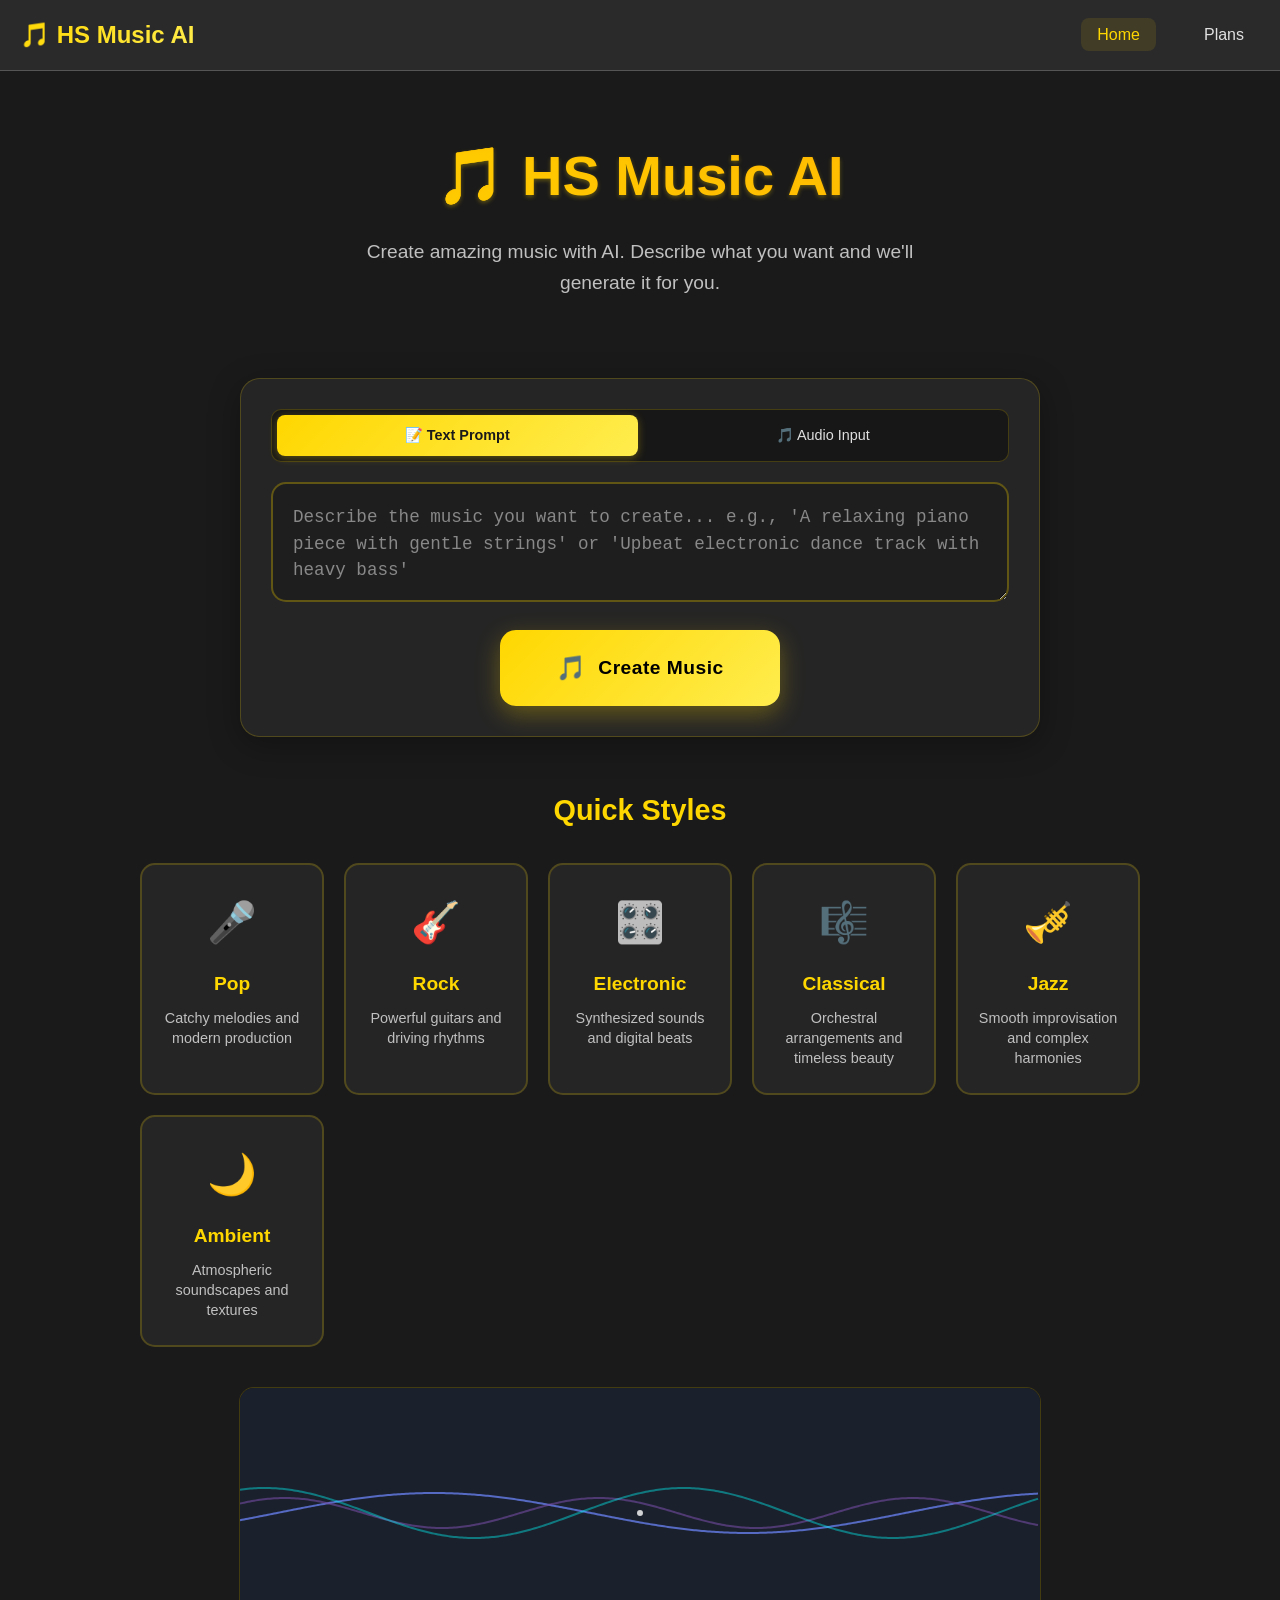
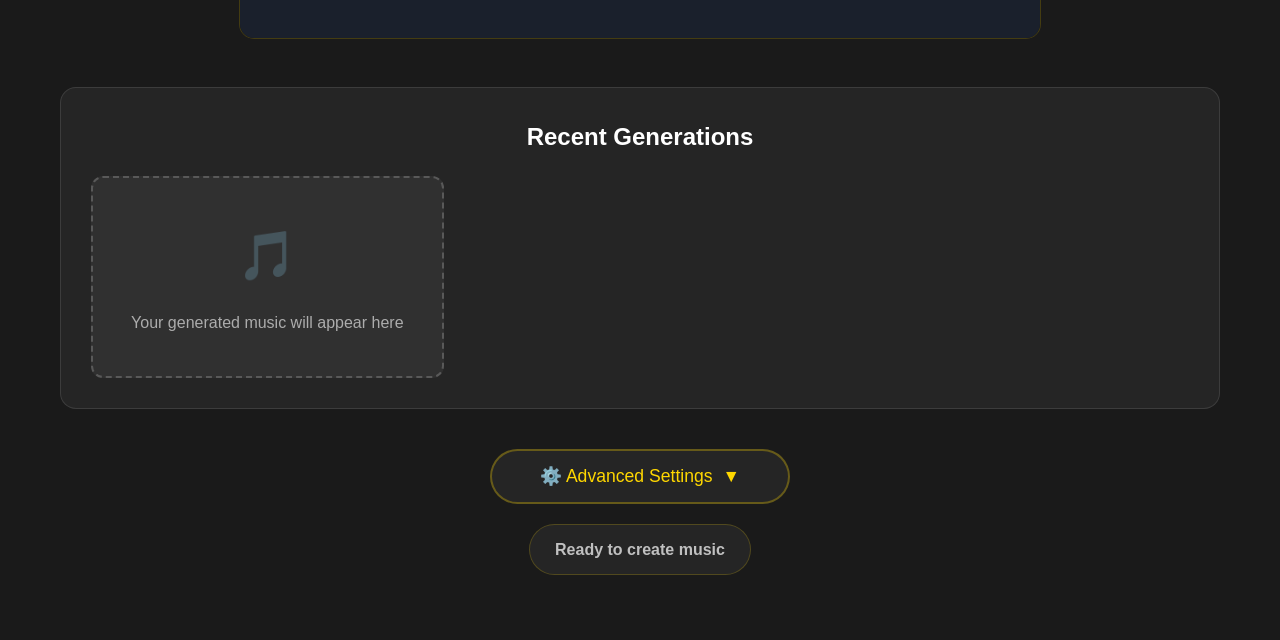
<file: index.html>
<!DOCTYPE html>
<html lang="en">
<head>
    <meta charset="UTF-8">
    <meta name="viewport" content="width=device-width, initial-scale=1.0">
    <title>HS Music AI</title>
    <link rel="stylesheet" href="styles.css">
</head>
<body>
    <nav class="navbar">
        <div class="nav-container">
            <div class="nav-logo">
                <h2>🎵 HS Music AI</h2>
            </div>
            <ul class="nav-menu">
                <li class="nav-item">
                    <a href="index.html" class="nav-link active">Home</a>
                </li>
                <li class="nav-item">
                    <a href="plans.html" class="nav-link">Plans</a>
                </li>
            </ul>
        </div>
    </nav>

    <div class="suno-container">
        <!-- Hero Section -->
        <div class="hero-section">
            <h1 class="hero-title">🎵 HS Music AI</h1>
            <p class="hero-subtitle">Create amazing music with AI. Describe what you want and we'll generate it for you.</p>
        </div>

        <!-- Main Prompt Section -->
        <div class="main-prompt-section">
            <div class="prompt-container">
                <div class="input-method-tabs">
                    <button type="button" class="tab-button active" data-tab="text">📝 Text Prompt</button>
                    <button type="button" class="tab-button" data-tab="audio">🎵 Audio Input</button>
                </div>
                
                <div class="tab-content" id="text-tab">
                    <div class="prompt-input-wrapper">
                        <textarea id="aiPromptInput" class="main-prompt-input" placeholder="Describe the music you want to create... e.g., 'A relaxing piano piece with gentle strings' or 'Upbeat electronic dance track with heavy bass'"></textarea>
                        <button id="createMusicBtn" class="create-music-btn">
                            <span class="btn-icon">🎵</span>
                            <span class="btn-text">Create Music</span>
                        </button>
                    </div>
                </div>
                
                <div class="tab-content hidden" id="audio-tab">
                    <div class="audio-upload-section">
                        <div class="file-input-wrapper">
                            <input type="file" id="audioInput" accept="audio/*,.mp3,.wav,.m4a,.ogg">
                            <div class="file-input-display">
                                <span class="file-icon">🎵</span>
                                <span class="file-text">Choose audio file or drag & drop</span>
                            </div>
                        </div>
                        
                        <div class="extension-options">
                            <label>Extension Mode:</label>
                            <div class="radio-group">
                                <label class="radio-option">
                                    <input type="radio" name="extensionMode" value="extend-end" checked>
                                    <span>🔚 Extend at End</span>
                                </label>
                                <label class="radio-option">
                                    <input type="radio" name="extensionMode" value="extend-start">
                                    <span>🔜 Extend at Start</span>
                                </label>
                                <label class="radio-option">
                                    <input type="radio" name="extensionMode" value="analyze-style">
                                    <span>🎨 Analyze & Generate Similar</span>
                                </label>
                            </div>
                        </div>
                    </div>
                </div>
            </div>
        </div>

        <!-- Quick Style Cards -->
        <div class="style-cards-section">
            <h3>Quick Styles</h3>
            <div class="style-cards-grid">
                <div class="style-card" data-style="pop">
                    <div class="card-icon">🎤</div>
                    <h4>Pop</h4>
                    <p>Catchy melodies and modern production</p>
                </div>
                <div class="style-card" data-style="rock">
                    <div class="card-icon">🎸</div>
                    <h4>Rock</h4>
                    <p>Powerful guitars and driving rhythms</p>
                </div>
                <div class="style-card" data-style="electronic">
                    <div class="card-icon">🎛️</div>
                    <h4>Electronic</h4>
                    <p>Synthesized sounds and digital beats</p>
                </div>
                <div class="style-card" data-style="classical">
                    <div class="card-icon">🎼</div>
                    <h4>Classical</h4>
                    <p>Orchestral arrangements and timeless beauty</p>
                </div>
                <div class="style-card" data-style="jazz">
                    <div class="card-icon">🎺</div>
                    <h4>Jazz</h4>
                    <p>Smooth improvisation and complex harmonies</p>
                </div>
                <div class="style-card" data-style="ambient">
                    <div class="card-icon">🌙</div>
                    <h4>Ambient</h4>
                    <p>Atmospheric soundscapes and textures</p>
                </div>
            </div>
        </div>

        <!-- Music Player Section -->
        <div class="player-section" id="playerSection" style="display: none;">
            <div class="player-container">
                <div class="player-info">
                    <h4 id="currentTrackTitle">Generated Track</h4>
                    <p id="currentTrackDescription">AI-generated music</p>
                </div>
                <div class="player-controls">
                    <button id="playBtn" class="player-btn">▶️</button>
                    <button id="stopBtn" class="player-btn">⏹️</button>
                    <button id="exportBtn" class="player-btn">💾</button>
                </div>
                <div class="progress-bar" id="progressBar">
                    <div class="progress-fill" id="progressFill"></div>
                </div>
            </div>
        </div>

        <!-- Visualizer -->
        <div class="visualizer-section">
            <canvas id="visualizer" width="800" height="200"></canvas>
        </div>

        <!-- Recent Generations Section -->
        <div class="recent-generations">
            <h3>Recent Generations</h3>
            <div class="generations-grid" id="generationsGrid">
                <!-- Recent generations will be populated here -->
                <div class="generation-placeholder">
                    <div class="generation-icon">🎵</div>
                    <p>Your generated music will appear here</p>
                </div>
            </div>
        </div>

        <!-- Advanced Controls (Collapsible) -->
        <div class="advanced-controls-section">
            <button class="toggle-advanced" id="toggleAdvanced">
                <span>⚙️ Advanced Settings</span>
                <span class="toggle-icon">▼</span>
            </button>
            
            <div class="advanced-controls" id="advancedControls" style="display: none;">
                <div class="controls-grid">
                    <div class="control-group">
                        <h4>🎼 Composition</h4>
                        <label for="key">Key:</label>
                        <select id="key">
                            <option value="C">C Major</option>
                            <option value="G">G Major</option>
                            <option value="D">D Major</option>
                            <option value="A">A Major</option>
                            <option value="Am">A Minor</option>
                            <option value="Em">E Minor</option>
                            <option value="Dm">D Minor</option>
                        </select>
                        
                        <label for="tempo">Tempo:</label>
                        <input type="range" id="tempo" min="60" max="200" value="120">
                        <span id="tempoValue">120 BPM</span>
                        
                        <label for="complexity">Complexity:</label>
                        <select id="complexity">
                            <option value="simple">Simple</option>
                            <option value="moderate">Moderate</option>
                            <option value="complex">Complex</option>
                        </select>
                    </div>

                    <div class="control-group">
                        <h4>🎸 Style</h4>
                        <label for="genre">Genre:</label>
                        <select id="genre">
                            <option value="pop">Pop</option>
                            <option value="rock">Rock</option>
                            <option value="jazz">Jazz</option>
                            <option value="classical">Classical</option>
                            <option value="electronic">Electronic</option>
                            <option value="ambient">Ambient</option>
                        </select>
                        
                        <label for="structure">Structure:</label>
                        <select id="structure">
                            <option value="simple">Verse-Chorus</option>
                            <option value="extended">Full Song</option>
                            <option value="instrumental">Instrumental</option>
                        </select>
                        
                        <label for="energy">Energy:</label>
                        <input type="range" id="energy" min="1" max="10" value="5">
                        <span id="energyValue">5</span>
                    </div>

                    <div class="control-group">
                        <h4>🎹 Instruments</h4>
                        <label for="instruments">Lead:</label>
                        <select id="instruments">
                            <option value="piano">Piano</option>
                            <option value="strings">Strings</option>
                            <option value="synth">Synthesizer</option>
                            <option value="guitar">Guitar</option>
                        </select>
                        
                        <label for="layers">Layers:</label>
                        <input type="range" id="layers" min="2" max="8" value="4">
                        <span id="layersValue">4</span>
                        
                        <label for="dynamics">Dynamics:</label>
                        <select id="dynamics">
                            <option value="soft">Soft</option>
                            <option value="medium">Medium</option>
                            <option value="loud">Loud</option>
                            <option value="dynamic">Dynamic</option>
                        </select>
                    </div>
                </div>
                
                <div class="generate-section">
                    <button id="generateBtn" class="generate-btn">🎼 Generate with Settings</button>
                </div>
            </div>
        </div>

        <!-- Status Display -->
        <div class="status-section">
            <div class="status" id="status">Ready to create music</div>
        </div>
    </div>

    <script src="musicGenerator.js"></script>
    <script src="app.js"></script>
    <script src="recorder.js"></script>
</body>
</html>
</file>
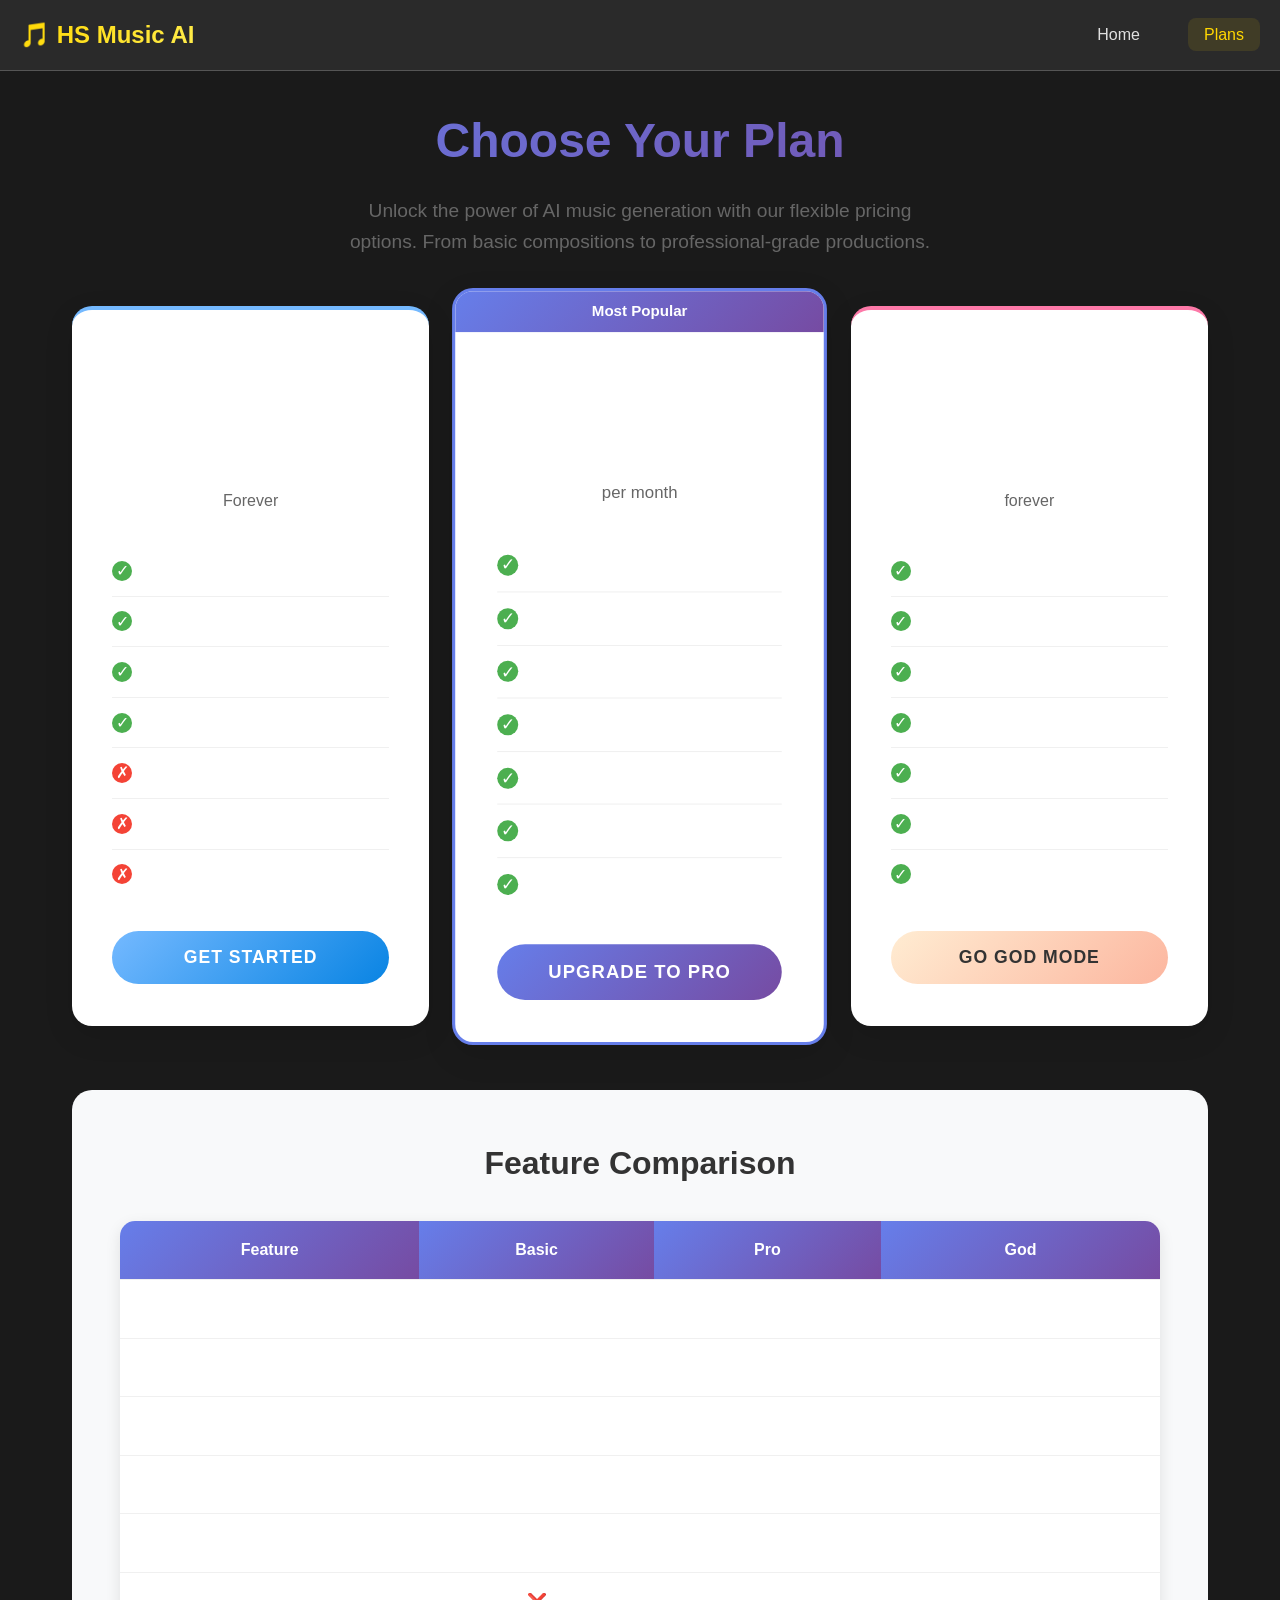
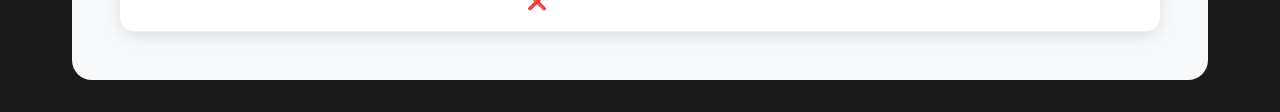
<file: plans.html>
<!DOCTYPE html>
<html lang="en">
<head>
    <meta charset="UTF-8">
    <meta name="viewport" content="width=device-width, initial-scale=1.0">
    <title>Pricing Plans - HS Music AI</title>
    <link rel="stylesheet" href="styles.css">
    <style>
        .plans-container {
            max-width: 1200px;
            margin: 0 auto;
            padding: 2rem;
        }

        .plans-header {
            text-align: center;
            margin-bottom: 3rem;
        }

        .plans-header h1 {
            font-size: 3rem;
            background: linear-gradient(135deg, #667eea 0%, #764ba2 100%);
            -webkit-background-clip: text;
            -webkit-text-fill-color: transparent;
            background-clip: text;
            margin-bottom: 1rem;
        }

        .plans-header p {
            font-size: 1.2rem;
            color: #666;
            max-width: 600px;
            margin: 0 auto;
        }

        .plans-grid {
            display: grid;
            grid-template-columns: repeat(auto-fit, minmax(350px, 1fr));
            gap: 2rem;
            margin-bottom: 3rem;
        }

        .plan-card {
            background: white;
            border-radius: 20px;
            padding: 2.5rem;
            box-shadow: 0 10px 30px rgba(0, 0, 0, 0.1);
            transition: all 0.3s ease;
            position: relative;
            overflow: hidden;
        }

        .plan-card:hover {
            transform: translateY(-10px);
            box-shadow: 0 20px 40px rgba(0, 0, 0, 0.15);
        }

        .plan-card.featured {
            border: 3px solid #667eea;
            transform: scale(1.05);
        }

        .plan-card.featured::before {
            content: "Most Popular";
            position: absolute;
            top: 0;
            left: 0;
            right: 0;
            background: linear-gradient(135deg, #667eea 0%, #764ba2 100%);
            color: white;
            text-align: center;
            padding: 0.5rem;
            font-weight: bold;
            font-size: 0.9rem;
        }

        .plan-header {
            text-align: center;
            margin-bottom: 2rem;
        }

        .plan-name {
            font-size: 1.8rem;
            font-weight: bold;
            margin-bottom: 0.5rem;
        }

        .plan-price {
            font-size: 3rem;
            font-weight: bold;
            margin-bottom: 0.5rem;
        }

        .plan-period {
            color: #666;
            font-size: 1rem;
        }

        .plan-features {
            list-style: none;
            padding: 0;
            margin: 2rem 0;
        }

        .plan-features li {
            padding: 0.75rem 0;
            border-bottom: 1px solid #f0f0f0;
            display: flex;
            align-items: center;
        }

        .plan-features li:last-child {
            border-bottom: none;
        }

        .feature-icon {
            width: 20px;
            height: 20px;
            margin-right: 1rem;
            flex-shrink: 0;
        }

        .feature-check {
            background: #4CAF50;
            border-radius: 50%;
            display: flex;
            align-items: center;
            justify-content: center;
        }

        .feature-cross {
            background: #f44336;
            border-radius: 50%;
            display: flex;
            align-items: center;
            justify-content: center;
        }

        .plan-button {
            width: 100%;
            padding: 1rem 2rem;
            border: none;
            border-radius: 50px;
            font-size: 1.1rem;
            font-weight: bold;
            cursor: pointer;
            transition: all 0.3s ease;
            text-transform: uppercase;
            letter-spacing: 1px;
        }

        .basic-button {
            background: linear-gradient(135deg, #74b9ff 0%, #0984e3 100%);
            color: white;
        }

        .pro-button {
            background: linear-gradient(135deg, #667eea 0%, #764ba2 100%);
            color: white;
        }

        .god-button {
            background: linear-gradient(135deg, #ffecd2 0%, #fcb69f 100%);
            color: #333;
        }

        .plan-button:hover {
            transform: translateY(-2px);
            box-shadow: 0 10px 20px rgba(0, 0, 0, 0.2);
        }

        .basic-card {
            border-top: 4px solid #74b9ff;
        }

        .pro-card {
            border-top: 4px solid #667eea;
        }

        .god-card {
            border-top: 4px solid #fd79a8;
        }

        .comparison-section {
            margin-top: 4rem;
            background: #f8f9fa;
            border-radius: 20px;
            padding: 3rem;
        }

        .comparison-title {
            text-align: center;
            font-size: 2rem;
            margin-bottom: 2rem;
            color: #333;
        }

        .comparison-table {
            width: 100%;
            border-collapse: collapse;
            background: white;
            border-radius: 15px;
            overflow: hidden;
            box-shadow: 0 5px 15px rgba(0, 0, 0, 0.1);
        }

        .comparison-table th,
        .comparison-table td {
            padding: 1rem;
            text-align: center;
            border-bottom: 1px solid #f0f0f0;
        }

        .comparison-table th {
            background: linear-gradient(135deg, #667eea 0%, #764ba2 100%);
            color: white;
            font-weight: bold;
        }

        .comparison-table tr:hover {
            background: #f8f9fa;
        }

        @media (max-width: 768px) {
            .plans-grid {
                grid-template-columns: 1fr;
            }
            
            .plan-card.featured {
                transform: none;
            }
            
            .plans-header h1 {
                font-size: 2rem;
            }
            
            .comparison-table {
                font-size: 0.9rem;
            }
        }
    </style>
</head>
<body>
    <nav class="navbar">
        <div class="nav-container">
            <div class="nav-logo">
                <h2>🎵 HS Music AI</h2>
            </div>
            <ul class="nav-menu">
                <li class="nav-item">
                    <a href="index.html" class="nav-link">Home</a>
                </li>
                <li class="nav-item">
                    <a href="plans.html" class="nav-link active">Plans</a>
                </li>
            </ul>
        </div>
    </nav>

    <div class="plans-container">
        <div class="plans-header">
            <h1>Choose Your Plan</h1>
            <p>Unlock the power of AI music generation with our flexible pricing options. From basic compositions to professional-grade productions.</p>
        </div>

        <div class="plans-grid">
            <!-- Basic Plan -->
            <div class="plan-card basic-card">
                <div class="plan-header">
                    <div class="plan-name">Basic</div>
                    <div class="plan-price">Free</div>
                    <div class="plan-period">Forever</div>
                </div>
                <ul class="plan-features">
                    <li>
                        <div class="feature-icon feature-check">✓</div>
                        Basic music generation
                    </li>
                    <li>
                        <div class="feature-icon feature-check">✓</div>
                        3 compositions per day
                    </li>
                    <li>
                        <div class="feature-icon feature-check">✓</div>
                        Standard quality (MP3)
                    </li>
                    <li>
                        <div class="feature-icon feature-check">✓</div>
                        Basic instruments
                    </li>
                    <li>
                        <div class="feature-icon feature-cross">✗</div>
                        Audio input analysis
                    </li>
                    <li>
                        <div class="feature-icon feature-cross">✗</div>
                        Advanced effects
                    </li>
                    <li>
                        <div class="feature-icon feature-cross">✗</div>
                        High-quality exports
                    </li>
                </ul>
                <button class="plan-button basic-button" onclick="selectPlan('basic')">Get Started</button>
            </div>

            <!-- Pro Plan -->
            <div class="plan-card pro-card featured">
                <div class="plan-header">
                    <div class="plan-name">Pro</div>
                    <div class="plan-price">$9.99</div>
                    <div class="plan-period">per month</div>
                </div>
                <ul class="plan-features">
                    <li>
                        <div class="feature-icon feature-check">✓</div>
                        Unlimited compositions
                    </li>
                    <li>
                        <div class="feature-icon feature-check">✓</div>
                        Audio input analysis
                    </li>
                    <li>
                        <div class="feature-icon feature-check">✓</div>
                        Advanced instruments
                    </li>
                    <li>
                        <div class="feature-icon feature-check">✓</div>
                        Professional effects
                    </li>
                    <li>
                        <div class="feature-icon feature-check">✓</div>
                        High-quality exports (WAV)
                    </li>
                    <li>
                        <div class="feature-icon feature-check">✓</div>
                        Faster generation
                    </li>
                    <li>
                        <div class="feature-icon feature-check">✓</div>
                        Priority support
                    </li>
                </ul>
                <button class="plan-button pro-button" onclick="selectPlan('pro')">Upgrade to Pro</button>
            </div>

            <!-- God Plan -->
            <div class="plan-card god-card">
                <div class="plan-header">
                    <div class="plan-name">God</div>
                    <div class="plan-price">FREE</div>
                    <div class="plan-period">forever</div>
                </div>
                <ul class="plan-features">
                    <li>
                        <div class="feature-icon feature-check">✓</div>
                        Everything in Pro
                    </li>
                    <li>
                        <div class="feature-icon feature-check">✓</div>
                        Ultra-fast generation
                    </li>
                    <li>
                        <div class="feature-icon feature-check">✓</div>
                        Studio-quality exports
                    </li>
                    <li>
                        <div class="feature-icon feature-check">✓</div>
                        FLAC & 24-bit WAV
                    </li>
                    <li>
                        <div class="feature-icon feature-check">✓</div>
                        Advanced AI models
                    </li>
                    <li>
                        <div class="feature-icon feature-check">✓</div>
                        Stem separation
                    </li>
                    <li>
                        <div class="feature-icon feature-check">✓</div>
                        Commercial license
                    </li>
                </ul>
                <button class="plan-button god-button" onclick="selectPlan('god')">Go God Mode</button>
            </div>
        </div>

        <div class="comparison-section">
            <h2 class="comparison-title">Feature Comparison</h2>
            <table class="comparison-table">
                <thead>
                    <tr>
                        <th>Feature</th>
                        <th>Basic</th>
                        <th>Pro</th>
                        <th>God</th>
                    </tr>
                </thead>
                <tbody>
                    <tr>
                        <td>Daily Compositions</td>
                        <td>3</td>
                        <td>Unlimited</td>
                        <td>Unlimited</td>
                    </tr>
                    <tr>
                        <td>Generation Speed</td>
                        <td>Standard</td>
                        <td>2x Faster</td>
                        <td>5x Faster</td>
                    </tr>
                    <tr>
                        <td>Audio Quality</td>
                        <td>MP3 (128kbps)</td>
                        <td>WAV (16-bit)</td>
                        <td>FLAC/WAV (24-bit)</td>
                    </tr>
                    <tr>
                        <td>Instruments</td>
                        <td>Basic (4)</td>
                        <td>Advanced (12)</td>
                        <td>Professional (25+)</td>
                    </tr>
                    <tr>
                        <td>Effects & Processing</td>
                        <td>Basic</td>
                        <td>Professional</td>
                        <td>Studio-grade</td>
                    </tr>
                    <tr>
                        <td>Commercial Use</td>
                        <td>❌</td>
                        <td>Limited</td>
                        <td>Full License</td>
                    </tr>
                </tbody>
            </table>
        </div>
    </div>

    <script>
        function selectPlan(planType) {
            // Store selected plan
            localStorage.setItem('selectedPlan', planType);
            
            // Show confirmation
            const planNames = {
                'basic': 'Basic (Free)',
                'pro': 'Pro ($9.99/month)',
                'god': 'God (FREE forever)'
            };
            
            if (planType === 'basic') {
                alert(`Welcome to ${planNames[planType]}! You can start using the basic features immediately.`);
                window.location.href = 'index.html';
            } else {
                alert(`You've selected the ${planNames[planType]} plan! Redirecting to payment...`);
                // In a real app, this would redirect to a payment processor
                console.log(`Selected plan: ${planType}`);
            }
        }

        // Highlight current plan if user has one selected
        document.addEventListener('DOMContentLoaded', function() {
            const selectedPlan = localStorage.getItem('selectedPlan');
            if (selectedPlan) {
                const planCard = document.querySelector(`.${selectedPlan}-card`);
                if (planCard) {
                    planCard.style.border = '3px solid #4CAF50';
                    const button = planCard.querySelector('.plan-button');
                    if (button && selectedPlan !== 'basic') {
                        button.textContent = 'Current Plan';
                        button.style.background = '#4CAF50';
                    }
                }
            }
        });
    </script>
</body>
</html>
</file>
<file: styles.css>
/* Professional AI Music Generator Styling */
:root {
    --primary-bg: #1a1a1a;
    --secondary-bg: #2a2a2a;
    --tertiary-bg: #3a3a3a;
    --accent-color: #ffd700;
    --accent-secondary: #c0c0c0;
    --text-primary: #ffffff;
    --text-secondary: #e0e0e0;
    --text-muted: #999999;
    --border-color: #555555;
    --shadow-color: rgba(255, 215, 0, 0.3);
    --gradient-primary: linear-gradient(135deg, #ffd700, #ffed4e);
    --gradient-secondary: linear-gradient(135deg, #c0c0c0, #e8e8e8);
}

* {
    box-sizing: border-box;
    margin: 0;
    padding: 0;
}

body {
    font-family: 'Segoe UI', Tahoma, Geneva, Verdana, sans-serif;
    background: var(--primary-bg);
    color: var(--text-primary);
    line-height: 1.6;
    overflow-x: hidden;
}

/* Navigation Styles */
.navbar {
    background: var(--secondary-bg);
    border-bottom: 1px solid var(--border-color);
    padding: 1rem 0;
    position: sticky;
    top: 0;
    z-index: 1000;
    backdrop-filter: blur(10px);
}

.nav-container {
    max-width: 1400px;
    margin: 0 auto;
    padding: 0 20px;
    display: flex;
    justify-content: space-between;
    align-items: center;
}

.nav-logo h2 {
    background: var(--gradient-primary);
    -webkit-background-clip: text;
    -webkit-text-fill-color: transparent;
    background-clip: text;
    font-size: 1.5rem;
    font-weight: 700;
}

.nav-menu {
    display: flex;
    list-style: none;
    gap: 2rem;
}

.nav-link {
    color: var(--text-secondary);
    text-decoration: none;
    font-weight: 500;
    padding: 0.5rem 1rem;
    border-radius: 8px;
    transition: all 0.3s ease;
}

.nav-link:hover,
.nav-link.active {
    color: var(--accent-color);
    background: rgba(255, 215, 0, 0.1);
}

.container {
    max-width: 1400px;
    margin: 20px auto;
    padding: 20px;
    background: var(--secondary-bg);
    border-radius: 20px;
    box-shadow: 0 20px 40px rgba(0, 0, 0, 0.5);
    border: 1px solid var(--border-color);
}

/* Suno-style Container */
.suno-container {
    max-width: 1200px;
    margin: 0 auto;
    padding: 20px;
    min-height: calc(100vh - 80px);
}

/* Hero Section */
.hero-section {
    text-align: center;
    margin-bottom: 40px;
    padding: 40px 0;
}

.hero-title {
    font-size: 3.5rem;
    font-weight: 700;
    background: linear-gradient(135deg, #FFD700, #FFA500);
    -webkit-background-clip: text;
    -webkit-text-fill-color: transparent;
    background-clip: text;
    margin-bottom: 16px;
    text-shadow: 0 2px 4px rgba(255, 215, 0, 0.3);
}

.hero-subtitle {
    font-size: 1.2rem;
    color: #C0C0C0;
    max-width: 600px;
    margin: 0 auto;
    line-height: 1.6;
}

/* Main Prompt Section */
.main-prompt-section {
    margin-bottom: 50px;
}

.prompt-container {
    max-width: 800px;
    margin: 0 auto;
    background: rgba(40, 40, 40, 0.8);
    border-radius: 20px;
    padding: 30px;
    border: 1px solid rgba(255, 215, 0, 0.2);
    box-shadow: 0 8px 32px rgba(0, 0, 0, 0.3);
}

.prompt-input-wrapper {
    position: relative;
}

.main-prompt-input {
    width: 100%;
    min-height: 120px;
    padding: 20px;
    border: 2px solid rgba(255, 215, 0, 0.3);
    border-radius: 15px;
    background: rgba(30, 30, 30, 0.9);
    color: #FFFFFF;
    font-size: 1.1rem;
    line-height: 1.5;
    resize: vertical;
    transition: all 0.3s ease;
    margin-bottom: 20px;
}

.main-prompt-input:focus {
    outline: none;
    border-color: #FFD700;
    box-shadow: 0 0 20px rgba(255, 215, 0, 0.3);
}

.main-prompt-input::placeholder {
    color: #888;
}

/* Style Cards Section */
.style-cards-section {
    margin-bottom: 40px;
    text-align: center;
}

.style-cards-section h3 {
    font-size: 1.8rem;
    color: #FFD700;
    margin-bottom: 30px;
    font-weight: 600;
}

.style-cards-grid {
    display: grid;
    grid-template-columns: repeat(auto-fit, minmax(180px, 1fr));
    gap: 20px;
    max-width: 1000px;
    margin: 0 auto;
}

.style-card {
    background: rgba(40, 40, 40, 0.8);
    border: 2px solid rgba(255, 215, 0, 0.2);
    border-radius: 15px;
    padding: 25px 20px;
    text-align: center;
    cursor: pointer;
    transition: all 0.3s ease;
    position: relative;
    overflow: hidden;
}

.style-card:hover {
    transform: translateY(-5px);
    border-color: #FFD700;
    box-shadow: 0 10px 30px rgba(255, 215, 0, 0.2);
    background: rgba(50, 50, 50, 0.9);
}

.style-card .card-icon {
    font-size: 2.5rem;
    margin-bottom: 15px;
    display: block;
}

.style-card h4 {
    color: #FFD700;
    font-size: 1.2rem;
    margin-bottom: 8px;
    font-weight: 600;
}

.style-card p {
    color: #C0C0C0;
    font-size: 0.9rem;
    line-height: 1.4;
    margin: 0;
}

/* Player Section */
.player-section {
    margin-bottom: 40px;
}

.player-container {
    max-width: 600px;
    margin: 0 auto;
    background: rgba(40, 40, 40, 0.8);
    border-radius: 15px;
    padding: 25px;
    border: 1px solid rgba(255, 215, 0, 0.2);
}

.player-info {
    text-align: center;
    margin-bottom: 20px;
}

.player-info h4 {
    color: #FFD700;
    font-size: 1.3rem;
    margin-bottom: 5px;
}

.player-info p {
    color: #C0C0C0;
    margin: 0;
}

.player-controls {
    display: flex;
    justify-content: center;
    gap: 15px;
    margin-bottom: 20px;
}

.player-btn {
    background: rgba(255, 215, 0, 0.1);
    border: 2px solid #FFD700;
    border-radius: 50px;
    padding: 12px 20px;
    color: #FFD700;
    font-size: 1.1rem;
    cursor: pointer;
    transition: all 0.3s ease;
}

.player-btn:hover {
    background: rgba(255, 215, 0, 0.2);
    transform: scale(1.05);
}

/* Visualizer Section */
.visualizer-section {
    margin-bottom: 40px;
    text-align: center;
}

.visualizer-section canvas {
    border-radius: 15px;
    background: rgba(20, 20, 20, 0.8);
    border: 1px solid rgba(255, 215, 0, 0.2);
    max-width: 100%;
    height: auto;
}

/* Recent Generations Section */
.recent-generations {
    margin: 40px 0;
    padding: 30px;
    background: rgba(255, 255, 255, 0.05);
    border-radius: 16px;
    border: 1px solid rgba(255, 255, 255, 0.1);
}

.recent-generations h3 {
    color: #ffffff;
    font-size: 24px;
    font-weight: 600;
    margin-bottom: 20px;
    text-align: center;
}

.generations-grid {
    display: grid;
    grid-template-columns: repeat(auto-fill, minmax(280px, 1fr));
    gap: 20px;
    margin-top: 20px;
}

.generation-item {
    background: rgba(255, 255, 255, 0.08);
    border-radius: 12px;
    padding: 20px;
    border: 1px solid rgba(255, 255, 255, 0.1);
    transition: all 0.3s ease;
    cursor: pointer;
}

.generation-item:hover {
    background: rgba(255, 255, 255, 0.12);
    border-color: rgba(139, 69, 19, 0.5);
    transform: translateY(-2px);
}

.generation-placeholder {
    background: rgba(255, 255, 255, 0.05);
    border-radius: 12px;
    padding: 40px 20px;
    text-align: center;
    border: 2px dashed rgba(255, 255, 255, 0.2);
    color: rgba(255, 255, 255, 0.6);
}

.generation-icon {
    font-size: 48px;
    margin-bottom: 15px;
}

.generation-placeholder p {
    margin: 0;
    font-size: 16px;
}

.generation-title {
    color: #ffffff;
    font-size: 16px;
    font-weight: 600;
    margin-bottom: 8px;
}

.generation-details {
    color: rgba(255, 255, 255, 0.7);
    font-size: 14px;
    margin-bottom: 15px;
}

.generation-actions {
    display: flex;
    gap: 10px;
    justify-content: center;
}

.generation-btn {
    padding: 8px 16px;
    border: none;
    border-radius: 6px;
    font-size: 14px;
    cursor: pointer;
    transition: all 0.3s ease;
}

.play-btn {
    background: linear-gradient(135deg, #8B4513, #A0522D);
    color: white;
}

.play-btn:hover {
    background: linear-gradient(135deg, #A0522D, #CD853F);
}

.download-btn {
    background: rgba(255, 255, 255, 0.1);
    color: white;
    border: 1px solid rgba(255, 255, 255, 0.2);
}

.download-btn:hover {
    background: rgba(255, 255, 255, 0.2);
}

/* Advanced Controls */Section */
.advanced-controls-section {
    margin-bottom: 40px;
}

.toggle-advanced {
    display: flex;
    align-items: center;
    justify-content: center;
    gap: 10px;
    width: 100%;
    max-width: 300px;
    margin: 0 auto 20px;
    background: rgba(40, 40, 40, 0.8);
    border: 2px solid rgba(255, 215, 0, 0.3);
    border-radius: 50px;
    padding: 15px 25px;
    color: #FFD700;
    font-size: 1.1rem;
    cursor: pointer;
    transition: all 0.3s ease;
}

.toggle-advanced:hover {
    background: rgba(50, 50, 50, 0.9);
    border-color: #FFD700;
}

.toggle-icon {
    transition: transform 0.3s ease;
}

.toggle-advanced.active .toggle-icon {
    transform: rotate(180deg);
}

.advanced-controls {
    max-width: 1000px;
    margin: 0 auto;
    background: rgba(30, 30, 30, 0.9);
    border-radius: 20px;
    padding: 30px;
    border: 1px solid rgba(255, 215, 0, 0.2);
}

.controls-grid {
    display: grid;
    grid-template-columns: repeat(auto-fit, minmax(300px, 1fr));
    gap: 30px;
    margin-bottom: 30px;
}

.advanced-controls .control-group {
    background: rgba(40, 40, 40, 0.6);
    border-radius: 15px;
    padding: 25px;
    border: 1px solid rgba(255, 215, 0, 0.1);
}

.advanced-controls .control-group h4 {
    color: #FFD700;
    font-size: 1.2rem;
    margin-bottom: 20px;
    font-weight: 600;
    text-align: center;
}

.advanced-controls label {
    display: block;
    color: #C0C0C0;
    margin-bottom: 8px;
    margin-top: 15px;
    font-weight: 500;
}

.advanced-controls label:first-of-type {
    margin-top: 0;
}

.advanced-controls select,
.advanced-controls input[type="range"] {
    width: 100%;
    margin-bottom: 10px;
}

.advanced-controls select {
    background: rgba(20, 20, 20, 0.8);
    border: 2px solid rgba(255, 215, 0, 0.3);
    border-radius: 8px;
    padding: 10px;
    color: #FFFFFF;
    font-size: 1rem;
}

.advanced-controls select:focus {
    outline: none;
    border-color: #FFD700;
}

.advanced-controls input[type="range"] {
    -webkit-appearance: none;
    appearance: none;
    height: 6px;
    border-radius: 3px;
    background: rgba(255, 215, 0, 0.2);
    outline: none;
}

.advanced-controls input[type="range"]::-webkit-slider-thumb {
    -webkit-appearance: none;
    appearance: none;
    width: 18px;
    height: 18px;
    border-radius: 50%;
    background: #FFD700;
    cursor: pointer;
    box-shadow: 0 2px 6px rgba(0, 0, 0, 0.3);
}

.advanced-controls input[type="range"]::-moz-range-thumb {
    width: 18px;
    height: 18px;
    border-radius: 50%;
    background: #FFD700;
    cursor: pointer;
    border: none;
    box-shadow: 0 2px 6px rgba(0, 0, 0, 0.3);
}

.generate-section {
    text-align: center;
}

.generate-btn {
    background: linear-gradient(135deg, #FFD700, #FFA500);
    border: none;
    border-radius: 50px;
    padding: 15px 40px;
    color: #000;
    font-size: 1.2rem;
    font-weight: 600;
    cursor: pointer;
    transition: all 0.3s ease;
    box-shadow: 0 4px 15px rgba(255, 215, 0, 0.3);
}

.generate-btn:hover {
    transform: translateY(-2px);
    box-shadow: 0 6px 20px rgba(255, 215, 0, 0.4);
}

/* Status Section */
.status-section {
    text-align: center;
    margin-bottom: 20px;
}

.status-section .status {
    background: rgba(40, 40, 40, 0.8);
    border: 1px solid rgba(255, 215, 0, 0.2);
    border-radius: 50px;
    padding: 12px 25px;
    color: #C0C0C0;
    font-size: 1rem;
    display: inline-block;
}

/* Progress Bar Updates */
.progress-bar {
    width: 100%;
    height: 6px;
    background: rgba(255, 215, 0, 0.2);
    border-radius: 3px;
    overflow: hidden;
    margin-top: 15px;
}

.progress-fill {
    height: 100%;
    background: linear-gradient(90deg, #FFD700, #FFA500);
    width: 0%;
    transition: width 0.3s ease;
    border-radius: 3px;
}

/* Responsive Design */
@media (max-width: 768px) {
    .suno-container {
        padding: 15px;
    }
    
    .hero-title {
        font-size: 2.5rem;
    }
    
    .hero-subtitle {
        font-size: 1rem;
    }
    
    .prompt-container {
        padding: 20px;
    }
    
    .style-cards-grid {
        grid-template-columns: repeat(auto-fit, minmax(150px, 1fr));
        gap: 15px;
    }
    
    .controls-grid {
        grid-template-columns: 1fr;
        gap: 20px;
    }
    
    .advanced-controls {
        padding: 20px;
    }
}

@media (max-width: 768px) {
    .container {
        padding: 15px;
        margin: 10px;
    }
    
    .main-content {
        grid-template-columns: 1fr;
        gap: 20px;
    }
    
    .visualizer-section {
        grid-column: span 1;
    }
    
    .info-section {
        grid-column: span 1;
        grid-template-columns: 1fr;
    }
    
    .controls {
        grid-template-columns: 1fr;
    }
    
    .controls-grid {
        grid-template-columns: 1fr;
    }
    
    .instrument-toggles {
        grid-template-columns: 1fr;
    }
    
    .buttons {
        flex-direction: column;
        align-items: center;
    }
    
    .generation-controls {
        flex-direction: column;
    }
    
    button {
        width: 100%;
        max-width: 300px;
    }
    
    .logo {
        font-size: 2rem;
    }
    
    .container {
        padding: 15px;
    }
}

/* Loading Animation */
@keyframes pulse {
    0% { opacity: 1; }
    50% { opacity: 0.5; }
    100% { opacity: 1; }
}

.loading {
    animation: pulse 2s infinite;
}

/* Glow Effects */
.glow {
    box-shadow: 0 0 20px var(--accent-color);
}

.glow-secondary {
    box-shadow: 0 0 20px var(--accent-secondary);
}

/* Style blend section */
.style-blend-section {
    margin: 15px 0;
    padding: 15px;
    background: rgba(255, 255, 255, 0.05);
    border-radius: 8px;
    border: 1px solid rgba(255, 255, 255, 0.1);
}

.style-blend-section label {
    display: block;
    margin-bottom: 5px;
    color: #e0e0e0;
    font-size: 0.9em;
}

.style-blend-section select,
.style-blend-section input[type="range"] {
    width: 100%;
    margin-bottom: 10px;
}

.style-blend-section input[type="range"]:disabled {
    opacity: 0.5;
    cursor: not-allowed;
}

#blendRatioValue {
    color: #4CAF50;
    font-weight: bold;
}

/* Export dropdown styles */
.export-dropdown {
    position: relative;
    display: inline-block;
}

.export-dropdown-content {
    display: none;
    position: absolute;
    background-color: #2a2a2a;
    min-width: 160px;
    box-shadow: 0px 8px 16px 0px rgba(0,0,0,0.2);
    z-index: 1;
    border-radius: 4px;
    border: 1px solid #444;
    animation: fadeIn 0.3s;
}

.export-dropdown-content a {
    color: #e0e0e0;
    padding: 12px 16px;
    text-decoration: none;
    display: block;
    transition: background-color 0.3s;
}

.export-dropdown-content a:hover {
    background-color: #444;
}

.export-dropdown:hover .export-dropdown-content {
    display: block;
}

@keyframes fadeIn {
    from {opacity: 0;}
    to {opacity: 1;}
}

/* Tab Interface */
.input-method-tabs {
    display: flex;
    gap: 5px;
    margin-bottom: 20px;
    background: rgba(20, 20, 20, 0.8);
    padding: 5px;
    border-radius: 10px;
    border: 1px solid rgba(255, 215, 0, 0.2);
}

.tab-button {
    flex: 1;
    padding: 12px 16px;
    background: transparent;
    border: none;
    border-radius: 8px;
    color: var(--text-secondary);
    font-size: 0.9rem;
    font-weight: 500;
    cursor: pointer;
    transition: all 0.3s ease;
    display: flex;
    align-items: center;
    justify-content: center;
    gap: 6px;
    min-width: auto;
}

.tab-button:hover {
    background: rgba(255, 255, 255, 0.05);
    color: var(--text-primary);
}

.tab-button.active {
    background: var(--gradient-primary);
    color: var(--primary-bg);
    font-weight: 600;
    box-shadow: 0 2px 8px var(--shadow-color);
}

.tab-button::before {
    display: none;
}

/* Tab Content */
.tab-content {
    display: block;
}

.tab-content.hidden {
    display: none;
}

/* Create Music Button */
.create-music-btn {
    background: var(--gradient-primary);
    border: none;
    border-radius: 16px;
    padding: 1.5rem 3rem;
    color: #000;
    font-weight: 700;
    font-size: 1.1rem;
    cursor: pointer;
    transition: all 0.3s ease;
    box-shadow: 0 8px 25px rgba(255, 215, 0, 0.3);
    display: flex;
    align-items: center;
    justify-content: center;
    gap: 0.75rem;
    min-width: 280px;
    margin: 0 auto;
    position: relative;
    overflow: hidden;
}

.create-music-btn:hover {
    transform: translateY(-2px);
    box-shadow: 0 12px 35px rgba(255, 215, 0, 0.4);
    background: linear-gradient(135deg, #ffed4e, #ffd700);
}

.create-music-btn:active {
    transform: translateY(0);
    box-shadow: 0 6px 20px rgba(255, 215, 0, 0.3);
}

.create-music-btn .btn-icon {
    font-size: 1.5rem;
}

.create-music-btn .btn-text {
    font-size: 1.2rem;
    font-weight: 800;
    letter-spacing: 0.5px;
}

.create-music-btn::before {
    content: '';
    position: absolute;
    top: 0;
    left: -100%;
    width: 100%;
    height: 100%;
    background: linear-gradient(90deg, transparent, rgba(255, 255, 255, 0.2), transparent);
    transition: left 0.5s;
}

.create-music-btn:hover::before {
    left: 100%;
}

/* Loading state for create button */
.create-music-btn.loading {
    pointer-events: none;
    opacity: 0.8;
}

.create-music-btn.loading .btn-text::after {
    content: '...';
    animation: dots 1.5s infinite;
}

@keyframes dots {
    0%, 20% { content: ''; }
    40% { content: '.'; }
    60% { content: '..'; }
    80%, 100% { content: '...'; }
}

/* Audio Upload Section */
.audio-upload-section {
    display: flex;
    flex-direction: column;
    gap: 20px;
}

/* File Input Styling */
.file-input-wrapper {
    position: relative;
    margin-bottom: 20px;
}

#audioInput {
    position: absolute;
    opacity: 0;
    width: 100%;
    height: 100%;
    cursor: pointer;
}

.file-input-display {
    display: flex;
    align-items: center;
    justify-content: center;
    gap: 10px;
    padding: 20px;
    background: rgba(20, 20, 20, 0.8);
    border: 2px dashed rgba(255, 215, 0, 0.3);
    border-radius: 10px;
    color: var(--text-secondary);
    transition: all 0.3s ease;
    cursor: pointer;
}

.file-input-display:hover {
    border-color: var(--accent-color);
    background: rgba(255, 215, 0, 0.05);
    color: var(--text-primary);
}

.file-icon {
    font-size: 1.5rem;
}

.file-text {
    font-size: 0.9rem;
}

/* Extension Options */
.extension-options {
    margin-bottom: 20px;
}

.extension-options label {
    color: var(--text-secondary);
    font-weight: 500;
    margin-bottom: 12px;
    display: block;
}

.radio-group {
    display: flex;
    flex-direction: column;
    gap: 10px;
}

.radio-option {
    display: flex;
    align-items: center;
    gap: 10px;
    padding: 10px;
    background: rgba(20, 20, 20, 0.8);
    border: 1px solid rgba(255, 215, 0, 0.2);
    border-radius: 8px;
    cursor: pointer;
    transition: all 0.3s ease;
    margin-bottom: 0 !important;
}

.radio-option:hover {
    background: rgba(255, 255, 255, 0.05);
    border-color: var(--accent-color);
}

.radio-option input[type="radio"] {
    margin: 0;
    accent-color: var(--accent-color);
}

.radio-option span {
    color: var(--text-secondary);
    font-size: 0.9rem;
    display: flex;
    align-items: center;
    gap: 6px;
}

.radio-option:has(input:checked) {
    background: rgba(255, 215, 0, 0.1);
    border-color: var(--accent-color);
}

.radio-option:has(input:checked) span {
    color: var(--text-primary);
    font-weight: 500;
}

/* Drag and drop styling */
.file-input-wrapper.drag-over .file-input-display {
    border-color: var(--accent-color);
    background: rgba(255, 215, 0, 0.1);
    color: var(--accent-color);
    transform: scale(1.02);
}

/* Status Indicator */
.status {
    text-align: center;
    padding: 15px;
    margin-bottom: 25px;
    border-radius: 10px;
    font-weight: 600;
    font-size: 1.1rem;
    transition: all 0.3s ease;
}

.status.playing {
    background: linear-gradient(135deg, rgba(255, 215, 0, 0.2), rgba(255, 237, 78, 0.2));
    color: var(--accent-color);
    border: 1px solid var(--accent-color);
    box-shadow: 0 0 20px var(--shadow-color);
}

.status.stopped {
    background: linear-gradient(135deg, rgba(255, 107, 53, 0.2), rgba(255, 69, 0, 0.2));
    color: var(--accent-secondary);
    border: 1px solid var(--accent-secondary);
}
</file>
